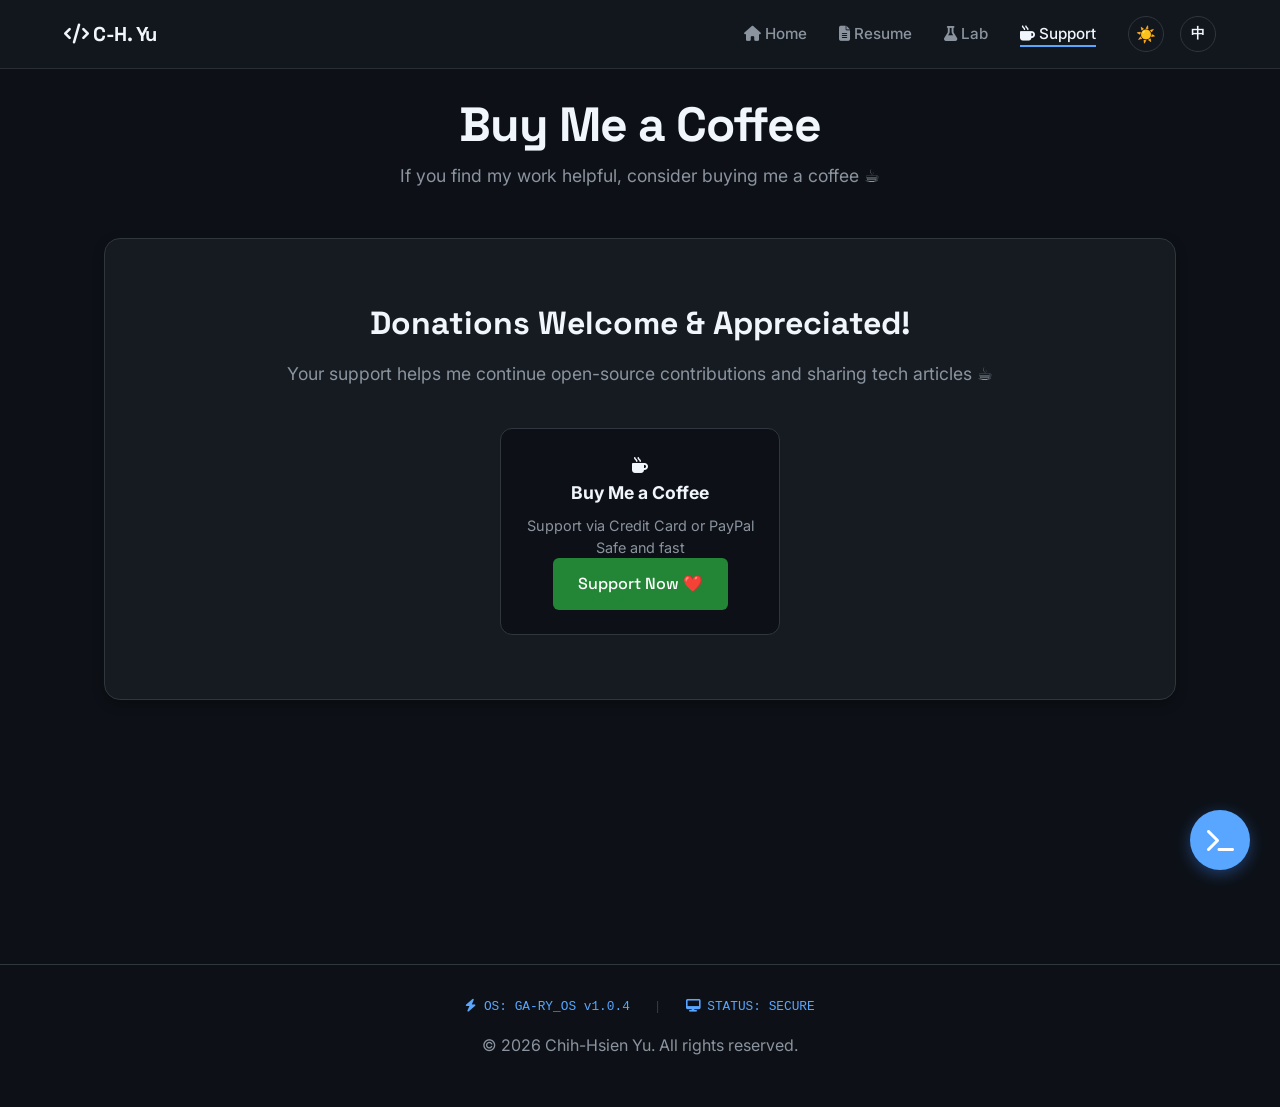
<file: contact.html>
<!DOCTYPE html>
<html lang="en" data-theme="dark">

<head>
    <meta charset="UTF-8">
    <meta name="viewport" content="width=device-width, initial-scale=1.0">
    <title>贊助 Support | 余致賢 - Chih-Hsien Yu</title>
    <link rel="stylesheet" href="https://cdnjs.cloudflare.com/ajax/libs/font-awesome/6.4.0/css/all.min.css">
    <link rel="stylesheet" href="css/style.css?v=21">

    <!-- Google Analytics (GA4) -->
    <script async src="https://www.googletagmanager.com/gtag/js?id=G-WEYHDVGJ8C"></script>
    <script>
        window.dataLayer = window.dataLayer || [];
        function gtag() { dataLayer.push(arguments); }
        gtag('js', new Date());
        gtag('config', 'G-WEYHDVGJ8C');
    </script>
    <style>
        .contact-header {
            text-align: center;
            margin-bottom: 3rem;
        }

        .contact-header h1 {
            color: var(--text-primary);
            margin-bottom: 0.5rem;
        }

        .contact-header p {
            color: var(--text-secondary);
            font-size: 1.1rem;
        }

        /* Donation Section */
        .donation-section {
            background-color: var(--card-bg-color);
            border: 1px solid var(--border-color);
            border-radius: 16px;
            padding: 4rem 2rem;
            text-align: center;
            box-shadow: var(--shadow-soft);
        }

        .donation-title {
            font-size: 2rem;
            margin-bottom: 1rem;
            color: var(--text-primary);
            font-weight: 700;
        }

        .donation-subtitle {
            color: var(--text-secondary);
            font-size: 1.1rem;
            margin-bottom: 2.5rem;
        }

        .donation-grid {
            display: flex;
            flex-wrap: wrap;
            justify-content: center;
            gap: 2rem;
        }

        .donation-card {
            background: var(--bg-color);
            border: 1px solid var(--border-color);
            border-radius: 12px;
            padding: 1.5rem;
            width: 280px;
            transition: transform var(--transition-medium), box-shadow var(--transition-medium);
        }

        .donation-card:hover {
            transform: translateY(-5px);
            border-color: var(--accent-color);
            box-shadow: var(--shadow-hover);
        }

        .donation-card h4 {
            color: var(--text-primary);
            font-size: 1.1rem;
            margin-bottom: 0.5rem;
        }

        .donation-card p {
            font-size: 0.9rem;
            margin-bottom: 0;
            color: var(--text-secondary);
            line-height: 1.5;
        }

        @media (max-width: 768px) {
            .contact-header h1 {
                font-size: 1.75rem;
            }

            .donation-card {
                width: 100%;
                max-width: 320px;
            }
        }
    </style>
</head>

<body>

    <div id="nav-container"></div>

    <div class="container" style="padding-top: 6rem;">

        <header class="contact-header fade-in">
            <h1 data-zh="支持與贊助" data-en="Buy Me a Coffee">支持與贊助</h1>
            <p data-zh="如果您覺得我的專案與分享有幫助，歡迎請我喝杯咖啡 ☕"
                data-en="If you find my work helpful, consider buying me a coffee ☕">
                如果您覺得我的專案與分享有幫助，歡迎請我喝杯咖啡 ☕</p>
        </header>

        <section class="donation-section animate-on-scroll">
            <h2 class="donation-title" data-zh="歡迎 DONATE，功德無量謝謝您！" data-en="Donations Welcome & Appreciated!">歡迎
                DONATE，功德無量謝謝您！</h2>
            <p class="donation-subtitle" data-zh="您的支持將幫助我持續開源貢獻與分享技術文章 ☕"
                data-en="Your support helps me continue open-source contributions and sharing tech articles ☕">
                您的支持將幫助我持續開源貢獻與分享技術文章 ☕</p>

            <div class="donation-grid">
                <div class="donation-card bmac-card">
                    <i class="fa-solid fa-mug-hot bmac-icon"></i>
                    <h4 data-zh="Buy Me a Coffee" data-en="Buy Me a Coffee">Buy Me a Coffee</h4>
                    <p data-zh="透過信用卡或 PayPal 贊助<br>安全又快速" data-en="Support via Credit Card or PayPal<br>Safe and fast">
                        透過信用卡或 PayPal 贊助<br>安全又快速
                    </p>
                    <a href="https://buymeacoffee.com/garyyu" target="_blank" class="btn btn-primary bmac-btn">
                        <span data-zh="前往贊助 ❤️" data-en="Support Now ❤️">前往贊助 ❤️</span>
                    </a>
                </div>
            </div>
        </section>

    </div>

    <div id="footer-container"></div>

    <div class="terminal-widget">
        <button class="terminal-toggle" onclick="toggleTerminal()" title="Open Terminal">
            <i class="fa-solid fa-terminal"></i>
        </button>
        <div class="terminal-window" id="terminalWindow">
            <div class="terminal-header">
                <div class="terminal-title">GA-RY_OS v1.0.4</div>
                <button class="terminal-action-btn" onclick="toggleTerminal()"><i
                        class="fa-solid fa-xmark"></i></button>
            </div>
            <div class="terminal-body" id="terminalBody">
                <p class="terminal-msg system">--- GA-RY TERMINAL v1.0 ---</p>
                <p class="terminal-msg system">System: Connection established. Type 'help' for commands.</p>
            </div>
            <form class="terminal-footer" id="terminalForm">
                <span class="terminal-prompt">></span>
                <input type="text" class="terminal-input" id="terminalInput" placeholder="..." autocomplete="off">
                <button type="submit" class="terminal-action-btn"><i class="fa-solid fa-paper-plane"></i></button>
            </form>
        </div>
    </div>

    <script src="js/components.js"></script>
    <script src="js/main.js?v=21"></script>
    <script src="js/terminal.js"></script>
</body>

</html>
</file>
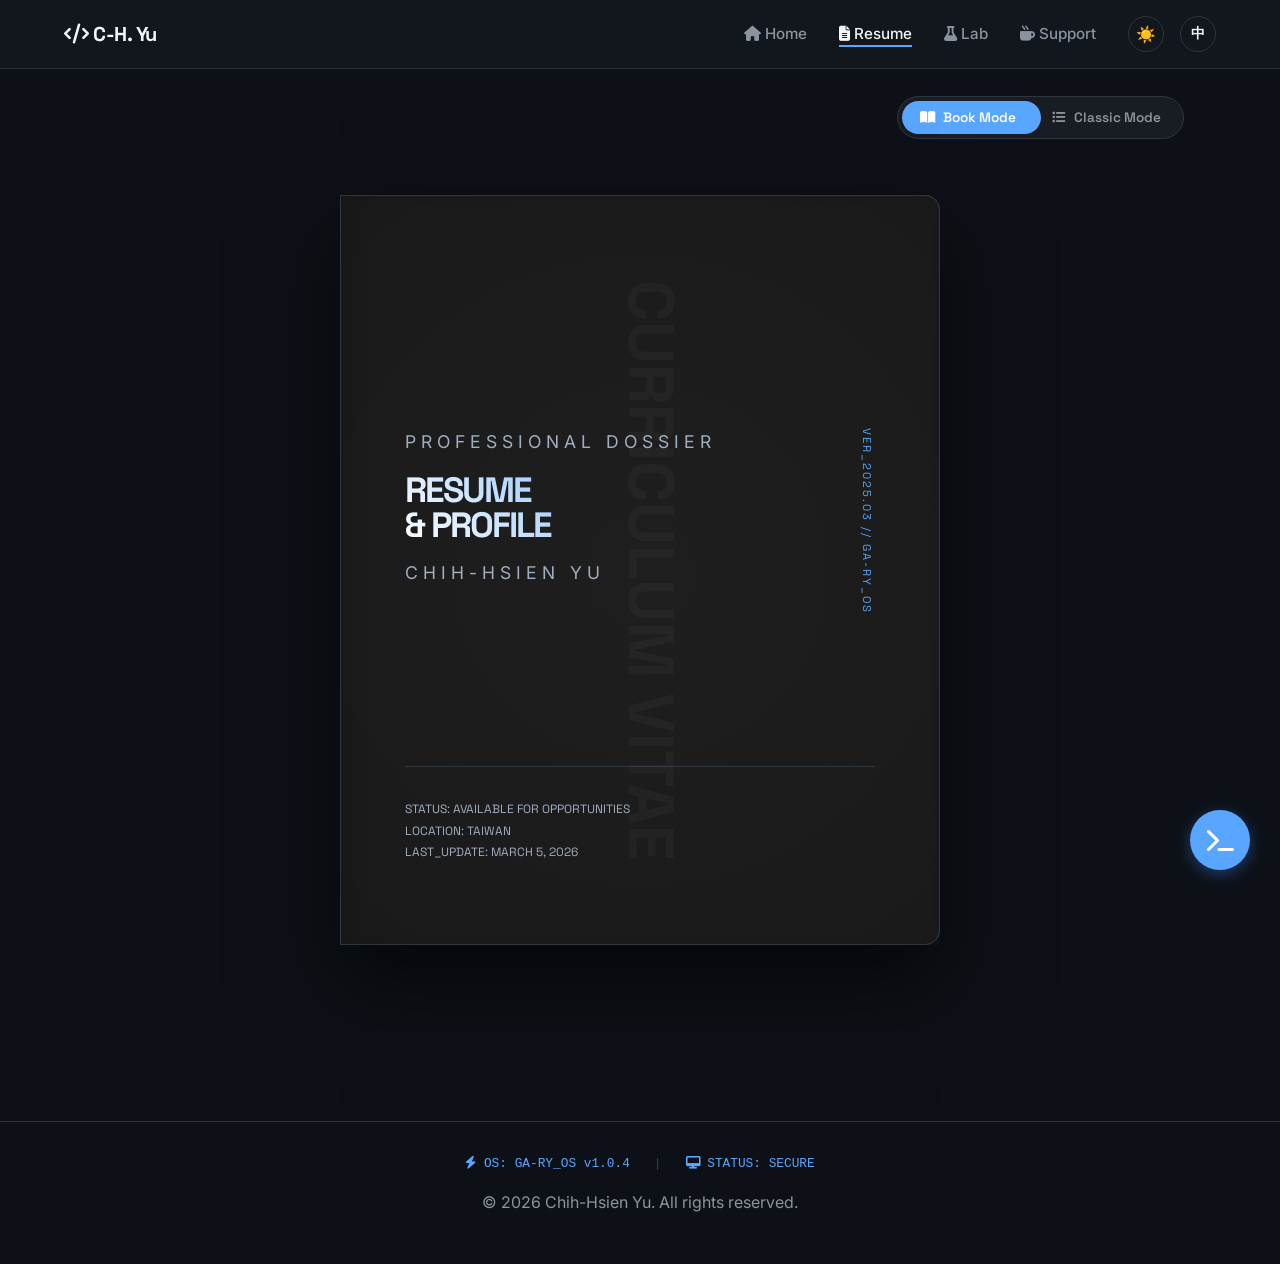
<file: resume.html>
<!DOCTYPE html>
<html lang="en" data-theme="dark">

<head>
    <meta charset="UTF-8">
    <meta name="viewport" content="width=device-width, initial-scale=1.0">
    <title>履歷 Resume | 余致賢 - Chih-Hsien Yu</title>
    <link rel="stylesheet" href="https://cdnjs.cloudflare.com/ajax/libs/font-awesome/6.4.0/css/all.min.css">
    <link rel="preconnect" href="https://fonts.googleapis.com">
    <link rel="preconnect" href="https://fonts.gstatic.com" crossorigin>
    <link
        href="https://fonts.googleapis.com/css2?family=Inter:wght@300;400;500;600;700&family=Space+Grotesk:wght@300;400;500;600;700&display=swap"
        rel="stylesheet">
    <link rel="stylesheet" href="css/style.css?v=21">
    <link rel="stylesheet" href="css/resume.css?v=3">

    <!-- Google Analytics (GA4) -->
    <script async src="https://www.googletagmanager.com/gtag/js?id=G-WEYHDVGJ8C"></script>
    <script>
        window.dataLayer = window.dataLayer || [];
        function gtag() { dataLayer.push(arguments); }
        gtag('js', new Date());
        gtag('config', 'G-WEYHDVGJ8C');
    </script>
</head>

<body>

    <div id="nav-container"></div>

    <div class="container" style="padding-top: 6rem;">

        <!-- View Controls -->
        <div class="view-controls">
            <div class="toggle-container">
                <div class="toggle-slider" id="toggleSlider"></div>
                <button class="toggle-btn active" id="btnBook" onclick="setViewMode('book')">
                    <i class="fa-solid fa-book-open"></i> <span data-zh="書本模式" data-en="Book Mode">書本模式</span>
                </button>
                <button class="toggle-btn" id="btnClassic" onclick="setViewMode('classic')">
                    <i class="fa-solid fa-list-ul"></i> <span data-zh="列表模式" data-en="Classic Mode">列表模式</span>
                </button>
            </div>
        </div>

        <div class="resume-page-wrapper">
            <div class="book" id="resumeBook">

                <!-- Leaf 1: Cover & Tech Stack -->
                <div class="leaf" id="leaf1">
                    <div class="page front" id="p1">
                        <div class="cover-page">
                            <div class="cover-grid"></div>
                            <div class="cover-top">
                                <div class="cover-title">
                                    <p data-zh="余致賢 的專業檔案" data-en="PROFESSIONAL DOSSIER">余致賢 的專業檔案</p>
                                    <h1>RESUME<br>& PROFILE</h1>
                                    <p data-zh="軟體創造者" data-en="CHIH-HSIEN YU">CHIH-HSIEN YU</p>
                                </div>
                                <div class="cover-version">VER_2025.03 // GA-RY_OS</div>
                            </div>
                            <div class="cover-bottom">
                                <div class="cover-meta">
                                    STATUS: AVAILABLE FOR OPPORTUNITIES<br>
                                    LOCATION: TAIWAN<br>
                                    LAST_UPDATE: MARCH 5, 2026
                                </div>
                                <div class="cover-hint">
                                    <span data-zh="點擊翻頁" data-en="FLIP TO START">點擊翻頁</span> <i
                                        class="fa-solid fa-chevron-right"></i>
                                </div>
                            </div>
                        </div>
                    </div>
                    <div class="page back" id="p2">
                        <h3 class="section-title"><span data-zh="核心技術棧" data-en="Full Stack Tech">核心技術棧</span></h3>
                        <div class="skills-mini-grid">
                            <div class="skill-group">
                                <h4><i class="fa-solid fa-server"></i> BACKEND / ARCH</h4>
                                <div class="skill-tags">
                                    <span class="skill-tag">.NET 10 / 5 / Core</span><span class="skill-tag">.NET
                                        Framework 4.x</span>
                                    <span class="skill-tag">ASP.NET MVC / WebForms</span><span
                                        class="skill-tag">DDD</span>
                                    <span class="skill-tag">Microservices</span><span class="skill-tag">Kafka</span>
                                    <span class="skill-tag">Microsoft Orleans</span>
                                </div>
                            </div>
                            <div class="skill-group">
                                <h4><i class="fa-solid fa-cloud"></i> CLOUD / DEVOPS / OS</h4>
                                <div class="skill-tags">
                                    <span class="skill-tag">Linux (Ubuntu/CentOS)</span><span class="skill-tag">AWS
                                        (EKS, S3, Secrets)</span>
                                    <span class="skill-tag">K8s / Docker</span><span class="skill-tag">Ansible / GitLab
                                        CI</span>
                                    <span class="skill-tag">Shell Scripting</span>
                                </div>
                            </div>
                            <div class="skill-group">
                                <h4><i class="fa-solid fa-database"></i> DATA & CACHE</h4>
                                <div class="skill-tags">
                                    <span class="skill-tag">SQL Server</span><span class="skill-tag">MongoDB</span>
                                    <span class="skill-tag">Redis</span><span class="skill-tag">ELK Stack</span>
                                </div>
                            </div>
                            <div class="skill-group">
                                <h4><i class="fa-solid fa-code"></i> FRONTEND</h4>
                                <div class="skill-tags">
                                    <span class="skill-tag">HTML5 / CSS3</span><span class="skill-tag">JavaScript
                                        (ES6+)</span>
                                    <span class="skill-tag">Vue 3</span><span class="skill-tag">Three.js</span>
                                    <span class="skill-tag">Vite</span>
                                </div>
                            </div>
                        </div>
                    </div>
                </div>

                <!-- Leaf 2: Experience I & II (Higgs) -->
                <div class="leaf" id="leaf2">
                    <div class="page front" id="p3">
                        <h3 class="section-title"><span data-zh="現職經歷 I" data-en="Current Experience I">現職經歷 I</span>
                        </h3>
                        <div class="role-header">
                            <div class="role-title" data-zh="後端全端工程師" data-en="Backend-focused Full-Stack Engineer">
                                後端全端工程師
                            </div>
                            <div class="company-meta">
                                <i class="fa-solid fa-building"></i> 希格斯資訊科技有限公司 (Higgs Info Tech)
                                <span class="exp-tag">2023.03 - PRESENT</span>
                            </div>
                        </div>
                        <div class="exp-description" data-zh="在現職公司，我專注於建構與演進具備高可靠性、高效能與易維護性的雲端原生產品系統。"
                            data-en="At my current company, I focus on building and evolving a scalable, cloud-native product system with an emphasis on reliability, performance, and maintainability.">
                            在現職公司，我專注於建構與演進具備高可靠性、高效能與易維護性的雲端原生產品系統。
                        </div>
                        <ul class="exp-details">
                            <li data-zh="主導核心產品系統開發與維護，確保生產環境穩定運行。"
                                data-en="Led the development and maintenance of a core product system, ensuring stable operation in production.">
                                主導核心產品系統開發與維護，確保生產環境穩定運行。</li>
                            <li data-zh="重構 Monolithic 架構：透過拆分 Repo、升級 .NET 核心框架與解耦依賴，顯著提升開發效率與部署彈性。"
                                data-en="Refactored legacy monolithic architecture by splitting repositories, upgrading .NET frameworks, and decoupling system dependencies.">
                                重構 Monolithic 架構：透過拆分 Repo、升級 .NET 核心框架與解耦依賴，顯著提升開發效率與部署彈性。</li>
                            <li data-zh="分散式架構設計：利用 Kafka 與 Microsoft Orleans 實作微服務間通訊，達成服務橫向擴展並降低核心數據存取風險。"
                                data-en="Architected microservices communication using Kafka and Microsoft Orleans, enabling service scale-out and reducing risk.">
                                分散式架構設計：利用 Kafka 與 Microsoft Orleans 實作微服務間通訊，達成服務橫向擴展並降低核心數據存取風險。</li>
                        </ul>
                    </div>
                    <div class="page back" id="p4">
                        <h3 class="section-title"><span data-zh="現職經歷 II" data-en="Current Experience II">現職經歷 II</span>
                        </h3>
                        <div class="role-header">
                            <div class="role-title">DevOps / Performance / Quality</div>
                        </div>
                        <ul class="exp-details">
                            <li data-zh="DevOps 實踐：建立 GitLab CI 流水線進行容器包裝，應用 AWX/Ansible 自動化部屬至 AWS EKS (K8s) 環境。"
                                data-en="Built CI/CD pipelines with GitLab CI and automated deployments using AWX/Ansible to AWS EKS.">
                                DevOps 實踐：建立 GitLab CI 流水線進行容器包裝，應用 AWX/Ansible 自動化部屬至 AWS EKS (K8s) 環境。</li>
                            <li data-zh="資源優化：應用 Horizontal Pod Autoscaling (HPA) 根據實時負載動態優化資源配置。"
                                data-en="Applied Horizontal Pod Autoscaling (HPA) to dynamically optimize resource usage based on real-time workloads.">
                                資源優化：應用 Horizontal Pod Autoscaling (HPA) 根據實時負載動態優化資源配置。</li>
                            <li data-zh="監控與診斷：利用 ELK Stack 進行日誌分析與監控，快速診斷並解決生產環境問題。"
                                data-en="Utilized ELK Stack for log analysis and monitoring, rapidly diagnosing production issues.">
                                監控與診斷：利用 ELK Stack 進行日誌分析與監控，快速診斷並解決生產環境問題。</li>
                            <li data-zh="敏捷開發模式：在 Scrum 框架下與跨職能團隊合作，積極參與設計討論與 Code Review 以提升工程標準。"
                                data-en="Collaborated in Scrum methodology, participating in design discussions and code reviews to improve engineering standards.">
                                敏捷開發模式：在 Scrum 框架下與跨職能團隊合作，積極參與設計討論與 Code Review 以提升工程標準。</li>
                        </ul>
                    </div>
                </div>

                <!-- Leaf 3: History I & II (智聯 & 金流) -->
                <div class="leaf" id="leaf3">
                    <div class="page front" id="p5">
                        <h3 class="section-title"><span data-zh="專業工作經歷" data-en="Professional History">專業工作經歷</span>
                        </h3>
                        <div class="role-header">
                            <div class="role-title" data-zh="軟體工程師" data-en="Software Engineer">軟體工程師</div>
                            <div class="company-meta">
                                <i class="fa-solid fa-code-branch"></i> 智聯微網科技有限公司
                                <span class="exp-tag">2018.05 - 2023.02</span>
                            </div>
                        </div>
                        <h4 style="color:var(--accent-color); margin-bottom:1rem;" data-zh="平台維護与功能開發"
                            data-en="Platform & Features">平台維護与功能開發</h4>
                        <ul class="exp-details">
                            <li data-zh="負責高流量平台穩定性維護與新功能開發。"
                                data-en="Maintained platform stability and developed new features for high-traffic environments.">
                                負責高流量平台穩定性維護與新功能開發。</li>
                            <li data-zh="多樣化系統串接：成功整合多方第三方遊戲供應商 API。"
                                data-en="Multi-system integration: Successfully integrated various 3rd-party game APIs.">
                                多樣化系統串接：成功整合多方第三方遊戲供應商 API。</li>
                            <li data-zh="活動系統開發：設計並實作客製化活動平台系統，支援多樣化行銷需求。"
                                data-en="Activity System: Designed and implemented customized activity platforms to support marketing needs.">
                                活動系統開發：設計並實作客製化活動平台系統，支援多樣化行銷需求。</li>
                        </ul>
                    </div>
                    <div class="page back" id="p6">
                        <h3 class="section-title"><span data-zh="金融與金流經驗" data-en="Fintech & Payments">金融與金流經驗</span>
                        </h3>
                        <div class="role-header">
                            <div class="role-title">Payment & Financial Systems</div>
                        </div>
                        <ul class="exp-details">
                            <li data-zh="第三方金流整合：串接多樣化金流管道，確保交易之安全性與穩定性。"
                                data-en="Integrated diverse 3rd-party payment gateways ensuring transaction security.">
                                第三方金流整合：串接多樣化金流管道，確保交易之安全性與穩定性。</li>
                            <li data-zh="財務對帳系統：開發自動化對帳系統，大幅降低人工核對誤差與流程負擔。"
                                data-en="Finance reconciliation: Developed automated systems to reduce manual auditing errors.">
                                財務對帳系統：開發自動化對帳系統，大幅降低人工核對誤差與流程負擔。</li>
                            <li data-zh="流程優化：簡化串接流程並開發輔助工具，顯著提高系統對接的穩定度。"
                                data-en="Process optimization: Simplified integration workflows and developed internal tools to boost reliability.">
                                流程優化：簡化串接流程並開發輔助工具，顯著提高系統對接的穩定度。</li>
                        </ul>
                    </div>
                </div>

                <!-- Leaf 4: Early Work & Philosophy -->
                <div class="leaf" id="leaf4">
                    <div class="page front" id="p7">
                        <h3 class="section-title"><span data-zh="早期職涯案例" data-en="Early Career Projects">早期職涯案例</span>
                        </h3>
                        <div class="role-header">
                            <div class="role-title" data-zh="軟體工程師" data-en="Software Engineer">軟體工程師</div>
                            <div class="company-meta">
                                <i class="fa-solid fa-terminal"></i> 新陽電腦科技
                                <span class="exp-tag">2017.01 - 2018.05</span>
                            </div>
                        </div>
                        <p class="exp-description" data-zh="負責政府單位與大型企業系統之開發與建置。"
                            data-en="Developed and built systems for government agencies and large enterprises.">
                            負責政府單位與大型企業系統之開發與建置。
                        </p>
                        <ul class="exp-details">
                            <li data-zh="中華航空公司 TMIS 教育系統之開發與功能維護。"
                                data-en="Developed TMIS education system for China Airlines.">
                                中華航空公司 TMIS 教育系統之開發與功能維護。</li>
                            <li data-zh="國民健康署新聞剪輯系統之架構建置。"
                                data-en="Built news clipping systems for the Health Promotion Administration.">
                                國民健康署新聞剪輯系統之架構建置。</li>
                            <li data-zh="醫療院所預防保健暨戒菸服務系統整合。"
                                data-en="Integrated preventive healthcare and tobacco cessation systems for medical institutions.">
                                醫療院所預防保健暨戒菸服務系統整合。</li>
                        </ul>
                    </div>
                    <div class="page back" id="p8">
                        <h3 class="section-title"><span data-zh="工程哲學" data-en="Engineering Philosophy">工程哲學</span></h3>
                        <div class="exp-description" data-zh="追求乾淨、可擴展且具備韌性的程式碼。我不僅是一位程式開發者，更是一位致力於透過技術解決複雜業務問題的工程設計師。"
                            data-en="Driven by clean, scalable, and resilient code. I am not just a developer, but an engineering designer dedicated to solving complex business challenges.">
                            追求乾淨、可擴展且具備韌性的程式碼。我不僅是一位程式開發者，更是一位致力於透過技術解決複雜業務問題的工程設計師。
                        </div>
                        <div style="margin-top: 5rem; text-align: center;">
                            <img src="img/public/my.jpg"
                                style="width: 100px; height: 100px; border-radius: 50%; border: 2px solid var(--accent-color); padding: 5px; margin-bottom: 2rem;"
                                loading="lazy">
                            <h4 data-zh="聯絡資訊" data-en="CONTACT">聯絡資訊</h4>
                            <p
                                style="font-family: 'Space Grotesk', monospace; margin-top: 1rem; color: var(--accent-color);">
                                GITHUB.COM/YUCHIHHSIEN<br>
                                CHIH-HSIEN YU // SENIOR ENGINEER
                            </p>
                        </div>
                        <div class="book-nav-hint"
                            style="position: absolute; bottom: 3rem; right: 3rem; font-size: 0.7rem; opacity: 0.3; letter-spacing: 5px;">
                            END_OF_TRANSCRIPT
                        </div>
                    </div>
                </div>

            </div>

            <div class="book-nav">
                <button class="page-nav-btn" id="prevBtn" disabled><i class="fa-solid fa-chevron-left"></i></button>
                <div class="page-indicator" id="pageIndicator">PAGE 1 / 8</div>
                <button class="page-nav-btn" id="nextBtn"><i class="fa-solid fa-chevron-right"></i></button>
            </div>
        </div>

    </div>

    <!-- Back to Top Button -->
    <button class="back-to-top" id="backToTop" aria-label="Back to Top">
        <i class="fa-solid fa-arrow-up"></i>
    </button>

    <div id="footer-container"></div>

    <div class="terminal-widget">
        <button class="terminal-toggle" onclick="toggleTerminal()" title="Open Terminal">
            <i class="fa-solid fa-terminal"></i>
        </button>
        <div class="terminal-window" id="terminalWindow">
            <div class="terminal-header">
                <div class="terminal-title">GA-RY_OS v1.0.4</div>
                <button class="terminal-action-btn" onclick="toggleTerminal()"><i
                        class="fa-solid fa-xmark"></i></button>
            </div>
            <div class="terminal-body" id="terminalBody">
                <p class="terminal-msg system">--- GA-RY TERMINAL v1.0 ---</p>
                <p class="terminal-msg system">System: Connection established. Type 'help' for commands.</p>
            </div>
            <form class="terminal-footer" id="terminalForm">
                <span class="terminal-prompt">></span>
                <input type="text" class="terminal-input" id="terminalInput" placeholder="..." autocomplete="off">
                <button type="submit" class="terminal-action-btn"><i class="fa-solid fa-paper-plane"></i></button>
            </form>
        </div>
    </div>

    <script src="js/components.js"></script>
    <script src="js/main.js?v=21"></script>
    <script src="js/terminal.js"></script>
    <script src="js/resume.js?v=2"></script>
</body>

</html>
</file>
<file: css/style.css>
/* Combined Fonts */
@import url('https://fonts.googleapis.com/css2?family=Inter:wght@300;400;500;600;700&family=Space+Grotesk:wght@300;400;500;600;700&display=swap');

/* Premium Hero Updates */
.premium-hero {
    display: flex;
    flex-direction: column;
    align-items: center;
    justify-content: center;
    text-align: center;
    min-height: 80vh;
    padding: 6rem 1rem 4rem;
    /* Increased top padding for fixed nav */
    position: relative;
    overflow: hidden;
    width: 100%;
}

.hero-content.centered {
    width: 100%;
    max-width: 900px;
    margin: 0 auto;
    display: flex;
    flex-direction: column;
    align-items: center;
}

#nav-container {
    position: fixed;
    top: 0;
    width: 100%;
    z-index: 1000;
    /* Stay on top of 3D */
}

.hero-orbit-container {
    z-index: 1;
    /* Stay behind nav */
}

.lab-overlay {
    position: absolute;
    bottom: 2rem !important;
    left: 2rem !important;
    top: auto !important;
    right: auto !important;
    transform: none !important;
    background: rgba(13, 17, 23, 0.9);
    backdrop-filter: blur(12px);
    -webkit-backdrop-filter: blur(12px);
    padding: 1.5rem 2rem;
    border-radius: 15px;
    border: 1px solid rgba(255, 255, 255, 0.1);
    z-index: 10;
    max-width: 320px;
    width: auto;
    text-align: left;
    box-shadow: 0 10px 30px rgba(0, 0, 0, 0.5);
    pointer-events: auto;
}

.lab-overlay h2 {
    margin-bottom: 0.4rem;
    font-size: 1.5rem;
    background: linear-gradient(135deg, var(--accent-light), var(--accent-color));
    -webkit-background-clip: text;
    background-clip: text;
    -webkit-text-fill-color: transparent;
}

.lab-overlay p {
    color: var(--text-dim);
    line-height: 1.5;
    font-size: 0.95rem;
}

.badge-tech {
    font-family: 'Space Grotesk', monospace;
    font-size: 0.75rem;
    letter-spacing: 2px;
    color: var(--accent-color);
    background: rgba(59, 130, 246, 0.1);
    padding: 4px 12px;
    border-radius: 4px;
    border: 1px solid rgba(59, 130, 246, 0.2);
    margin-bottom: 2rem;
    text-transform: uppercase;
}

/* Periodical Rotating Light Sweep - Rainbow Border Style */
.hero-avatar {
    width: 140px;
    height: 140px;
    margin-bottom: 2.5rem;
    position: relative;
    border-radius: 50%;
    display: flex;
    align-items: center;
    justify-content: center;
    /* Restore the original colorful gradient background */
    background: linear-gradient(135deg, var(--accent-color), #a855f7, #ec4899, var(--success-color));
    padding: 3px;
    box-shadow: 0 15px 35px rgba(0, 0, 0, 0.4);
    transition: transform 0.5s cubic-bezier(0.175, 0.885, 0.32, 1.275);
    overflow: hidden;
}

.hero-avatar:hover {
    transform: scale(1.05);
}

.hero-avatar::before {
    content: '';
    position: absolute;
    width: 200%;
    height: 200%;
    /* Bright sweep to highlight the rainbow colors underneath */
    background: conic-gradient(transparent,
            transparent,
            transparent,
            rgba(255, 255, 255, 0.8),
            transparent 15%);
    animation: rotate-light-sweep 7s linear infinite;
    z-index: 0;
    top: -50%;
    left: -50%;
}

@keyframes rotate-light-sweep {
    0% {
        transform: rotate(0deg);
        opacity: 0;
    }

    5% {
        opacity: 1;
    }

    30% {
        opacity: 1;
    }

    35% {
        transform: rotate(360deg);
        opacity: 0;
    }

    100% {
        transform: rotate(360deg);
        opacity: 0;
    }
}

.hero-avatar img {
    width: 100%;
    height: 100%;
    object-fit: cover;
    border-radius: 50%;
    border: 3px solid var(--bg-color);
    position: relative;
    z-index: 1;
    background: var(--bg-color);
}

.standout-text {
    font-size: 1.2rem;
    /* Reduced from 1.4rem */
    line-height: 1.6;
    margin-top: 1.5rem;
    color: var(--text-secondary);
    max-width: 650px;
    width: 90%;
    /* Responsive width */
    margin-left: auto;
    margin-right: auto;
    font-weight: 400;
}

.btn-premium {
    padding: 1rem 2.5rem;
    border-radius: 4px;
    font-weight: 600;
    letter-spacing: 0.5px;
    text-transform: uppercase;
    font-size: 0.9rem;
}

/* Tech Marquee */
.tech-marquee-container {
    width: 100%;
    overflow: hidden;
    display: flex;
    margin-top: 5rem;
    mask-image: linear-gradient(to right, transparent, black 10%, black 90%, transparent);
    user-select: none;
}

.tech-marquee {
    display: flex;
    flex-shrink: 0;
    align-items: center;
    justify-content: space-around;
    min-width: 100%;
    animation: marquee 30s linear infinite;
}

.tech-marquee span {
    font-family: 'Space Grotesk', sans-serif;
    font-size: 1.25rem;
    font-weight: 800;
    color: var(--text-primary);
    opacity: 0.5;
    margin: 0 4rem;
    white-space: nowrap;
    transition: all 0.3s ease;
    padding: 8px 24px;
    border-radius: 50px;
    background: rgba(59, 130, 246, 0.05);
    display: flex;
    align-items: center;
    gap: 12px;
}

.tech-marquee span i {
    font-size: 1.4rem;
    color: var(--accent-light);
}

.tech-marquee span:hover {
    opacity: 1;
    color: var(--accent-color);
    background: rgba(59, 130, 246, 0.15);
    transform: translateY(-2px);
}

@keyframes marquee {
    from {
        transform: translateX(0);
    }

    to {
        transform: translateX(-100%);
    }
}

.hero-content.centered .cta-group.centered {
    justify-content: center;
    margin-top: 3rem;
}

@media (max-width: 992px) {
    .premium-hero {
        min-height: auto;
        padding-top: 4rem;
    }

    .standout-text {
        font-size: 1.1rem;
    }
}

:root {
    --bg-color: #f8fafc;
    --card-bg-color: #ffffff;
    --text-primary: #1e293b;
    --text-secondary: #64748b;
    --accent-color: #3b82f6;
    --success-color: #10b981;
    --border-color: #e2e8f0;
    --glass-bg: rgba(255, 255, 255, 0.85);
    --glass-border: rgba(0, 0, 0, 0.05);

    --transition-fast: 0.2s ease;
    --transition-medium: 0.3s ease;

    --shadow-soft: 0 4px 12px rgba(0, 0, 0, 0.03);
    --shadow-hover: 0 10px 30px rgba(0, 0, 0, 0.08);


}

[data-theme="dark"] {
    --bg-color: #0d1117;
    --card-bg-color: #161b22;
    --text-primary: #f0f6fc;
    --text-secondary: #8b949e;
    --accent-color: #58a6ff;
    --success-color: #238636;
    --border-color: #30363d;
    --glass-bg: rgba(22, 27, 34, 0.7);
    --glass-border: rgba(255, 255, 255, 0.1);

    --shadow-soft: 0 4px 12px rgba(0, 0, 0, 0.3);
    --shadow-hover: 0 8px 24px rgba(0, 0, 0, 0.5);
}

* {
    margin: 0;
    padding: 0;
    box-sizing: border-box;
}

html,
body {
    margin: 0;
    padding: 0;
    width: 100vw;
    font-family: 'Inter', system-ui, -apple-system, sans-serif;
    background-color: var(--bg-color);
    color: var(--text-primary);
    line-height: 1.6;
    overflow-x: hidden;
    scroll-behavior: smooth;
}



h1,
h2,
h3,
.nav-brand,
.btn {
    font-family: 'Space Grotesk', sans-serif;
}

.grain-overlay {
    position: fixed;
    top: 0;
    left: 0;
    width: 100%;
    height: 100%;
    pointer-events: none;
    z-index: 9999;
    opacity: 0.05;
    filter: url(#grainy);
}



/* Typography */
h1 {
    font-size: 3rem;
    font-weight: 700;
    line-height: 1.2;
    letter-spacing: -0.02em;
}

h2 {
    font-size: 1.85rem;
    /* Reduced from 2.25rem */
    font-weight: 600;
    line-height: 1.3;
}

h3 {
    font-size: 1.5rem;
    font-weight: 600;
    line-height: 1.4;
    color: var(--text-primary);
}

p {
    font-size: 1rem;
    color: var(--text-secondary);
    margin-bottom: 1rem;
}

a {
    color: var(--accent-color);
    text-decoration: none;
    transition: color var(--transition-fast);
}

a:hover {
    color: #79c0ff;
}

/* Navigation Glassmorphism */
nav {
    position: fixed;
    top: 0;
    width: 100%;
    display: flex;
    justify-content: space-between;
    align-items: center;
    padding: 1rem 5%;
    background: var(--glass-bg);
    backdrop-filter: blur(12px);
    -webkit-backdrop-filter: blur(12px);
    border-bottom: 1px solid var(--glass-border);
    z-index: 1000;
}

.nav-left {
    display: flex;
    align-items: center;
    gap: 2rem;
}

.nav-controls {
    display: flex;
    align-items: center;
    gap: 1rem;
    position: relative;
    z-index: 100;
}

.icon-btn {
    background: transparent;
    border: 1px solid var(--border-color);
    color: var(--text-primary);
    width: 36px;
    height: 36px;
    border-radius: 50%;
    display: flex;
    align-items: center;
    justify-content: center;
    cursor: pointer;
    transition: all var(--transition-fast);
    font-size: 1rem;
    position: relative;
    z-index: 100;
}

.icon-btn:hover {
    background-color: var(--card-bg-color);
    border-color: var(--accent-color);
    color: var(--accent-color);
}

.lang-btn {
    font-weight: 600;
    font-size: 0.85rem;
}

.nav-brand {
    font-weight: 700;
    font-size: 1.25rem;
    color: var(--text-primary);
    letter-spacing: -0.5px;
    text-decoration: none;
    transition: color var(--transition-fast);
    white-space: nowrap;
}

.nav-brand:hover {
    color: var(--accent-color);
}

.nav-links {
    display: flex;
    gap: 2rem;
    list-style: none;
}

.nav-links li a {
    color: var(--text-secondary);
    font-weight: 500;
    font-size: 0.95rem;
    position: relative;
}

.nav-links li a:hover,
.nav-links li a.active {
    color: var(--text-primary);
}

.nav-links li a::after {
    content: '';
    position: absolute;
    bottom: -4px;
    left: 0;
    width: 0%;
    height: 2px;
    background-color: var(--accent-color);
    transition: width var(--transition-medium);
}

.nav-links li a:hover::after,
.nav-links li a.active::after {
    width: 100%;
}

.hamburger {
    display: none;
    flex-direction: column;
    justify-content: space-around;
    width: 2rem;
    height: 2rem;
    background: transparent;
    border: none;
    cursor: pointer;
    padding: 0;
    z-index: 1001;
}

.hamburger span {
    width: 2rem;
    height: 0.25rem;
    background: var(--text-primary);
    border-radius: 10px;
    transition: all 0.3s linear;
    position: relative;
    transform-origin: 1px;
}

/* Container */
.container {
    max-width: 1200px;
    margin: 0 auto;
    padding: 6rem 5% 2rem;
    /* Top padding accounts for fixed nav */
    min-height: 100vh;
}

/* Mesh Gradient Background */
.premium-hero::before {
    content: '';
    position: absolute;
    top: 0;
    left: 0;
    width: 100%;
    height: 100%;
    background:
        radial-gradient(at 0% 0%, rgba(59, 130, 246, 0.15) 0px, transparent 50%),
        radial-gradient(at 100% 0%, rgba(139, 92, 246, 0.1) 0px, transparent 50%),
        radial-gradient(at 100% 100%, rgba(59, 130, 246, 0.1) 0px, transparent 50%),
        radial-gradient(at 0% 100%, rgba(139, 92, 246, 0.1) 0px, transparent 50%);
    z-index: -1;
    filter: blur(100px);
    animation: gradient-shift 15s ease infinite alternate;
}

@keyframes gradient-shift {
    0% {
        transform: scale(1);
    }

    100% {
        transform: scale(1.1);
    }
}

/* Collaboration Section */
.collaboration-section {
    margin: 8rem 0;
    padding: 4rem;
    background: rgba(22, 27, 34, 0.4);
    border: 1px solid var(--border-color);
    border-radius: 24px;
    backdrop-filter: blur(10px);
}

.collaboration-header {
    text-align: center;
    margin-bottom: 4rem;
}

.collaboration-header h2 {
    font-size: 2.5rem;
    margin-bottom: 1rem;
}

.collaboration-grid {
    display: grid;
    grid-template-columns: 1.5fr 1fr;
    gap: 4rem;
    align-items: start;
}

.premium-form {
    display: flex;
    flex-direction: column;
    gap: 1.5rem;
}

.form-row {
    display: grid;
    grid-template-columns: 1fr 1fr;
    gap: 1rem;
}

.premium-form input,
.premium-form textarea {
    background: rgba(13, 17, 23, 0.6);
    border: 1px solid var(--border-color);
    padding: 1rem;
    border-radius: 8px;
    color: white;
    font-family: inherit;
    transition: all 0.3s ease;
}

.premium-form input:focus,
.premium-form textarea:focus {
    border-color: var(--accent-color);
    outline: none;
    box-shadow: 0 0 0 4px rgba(59, 130, 246, 0.1);
}

.social-compact-grid {
    display: grid;
    grid-template-columns: 1fr 1fr;
    gap: 1.5rem;
}

.social-link-item {
    display: flex;
    flex-direction: column;
    align-items: center;
    justify-content: center;
    padding: 2rem;
    background: rgba(255, 255, 255, 0.03);
    border: 1px solid rgba(255, 255, 255, 0.05);
    border-radius: 16px;
    color: var(--text-secondary);
    transition: all 0.3s ease;
    text-decoration: none;
}

.social-link-item i {
    font-size: 2rem;
    margin-bottom: 1rem;
    color: var(--accent-color);
}

.social-link-item:hover {
    background: rgba(59, 130, 246, 0.05);
    border-color: var(--accent-color);
    color: white;
    transform: translateY(-5px);
}

@media (max-width: 992px) {
    .collaboration-grid {
        grid-template-columns: 1fr;
    }

    .collaboration-section {
        padding: 2rem;
    }

    .form-row {
        grid-template-columns: 1fr;
    }
}

/* Buttons */
.btn {
    display: inline-flex;
    align-items: center;
    justify-content: center;
    padding: 0.75rem 1.5rem;
    font-size: 1rem;
    font-weight: 500;
    border-radius: 6px;
    cursor: pointer;
    transition: all var(--transition-fast);
    border: 1px solid transparent;
}

.btn-primary {
    background-color: var(--success-color);
    color: #fff;
}

.btn-primary:hover {
    background-color: #2ea043;
    transform: translateY(-2px);
    box-shadow: var(--shadow-hover);
    color: #fff;
    /* Ensure text stays white */
}

.btn-outline {
    background-color: transparent;
    border-color: var(--border-color);
    color: var(--text-primary);
}

.btn-outline:hover {
    border-color: var(--text-secondary);
    background-color: var(--card-bg-color);
}

/* Global Animations */
.fade-in {
    opacity: 0;
    animation: fadeIn 0.8s ease forwards;
}

.slide-up {
    opacity: 0;
    transform: translateY(20px);
    animation: slideUp 0.8s cubic-bezier(0.16, 1, 0.3, 1) forwards;
}

.delay-1 {
    animation-delay: 0.2s;
}

.delay-2 {
    animation-delay: 0.4s;
}

.delay-3 {
    animation-delay: 0.6s;
}

@keyframes fadeIn {
    to {
        opacity: 1;
    }
}

@keyframes slideUp {
    to {
        opacity: 1;
        transform: translateY(0);
    }
}

/* Footer */
footer {
    text-align: center;
    padding: 2rem 0;
    border-top: 1px solid var(--border-color);
    margin-top: 4rem;
    color: var(--text-secondary);
    font-size: 0.875rem;
}

.footer-tech-stats {
    display: flex;
    justify-content: center;
    align-items: center;
    gap: 1.5rem;
    margin-bottom: 1rem;
    font-family: 'Courier New', Courier, monospace;
    font-size: 0.8rem;
    color: var(--accent-color);
}

.footer-tech-stats .separator {
    opacity: 0.3;
}

.cursor-blink {
    animation: blink 0.8s infinite;
    color: var(--accent-color);
}

@keyframes blink {

    0%,
    100% {
        opacity: 1;
    }

    50% {
        opacity: 0;
    }
}

/* Responsive */
@media (max-width: 992px) {
    nav {
        padding: 1rem 1rem;
        /* Reduce padding to stop overflow on small screens */
    }

    .hamburger {
        display: flex;
        margin-left: 0.25rem;
    }

    .nav-links {
        position: absolute;
        right: 0px;
        height: 100vh;
        top: 68px;
        background-color: var(--glass-bg);
        backdrop-filter: blur(12px);
        -webkit-backdrop-filter: blur(12px);
        display: none;
        /* Hidden by default on mobile */
        flex-direction: column;
        align-items: center;
        width: 100%;
        transform: translateX(100%);
        padding-top: 2rem;
        gap: 2rem;
        border-top: 1px solid var(--glass-border);
    }

    .nav-links.open {
        display: flex;
        transform: translateX(0%);
    }

    .connect-banner {
        grid-template-columns: 1fr;
        gap: 2rem;
        padding: 2rem 1.5rem;
    }

    .form-title {
        font-size: 1.8rem;
    }

    .nav-controls {
        gap: 0.5rem;
    }

    .nav-left {
        gap: 0.25rem;
    }

    .nav-links li {
        opacity: 0;
        transform: translateX(50px);
        transition: all 0.4s ease;
    }

    .nav-links.open {
        transform: translateX(0%);
    }

    .nav-links.open li {
        opacity: 1;
        transform: translateX(0);
    }

    /* Hamburger Animation */
    .toggle .line1 {
        transform: rotate(-45deg) translate(-5px, 6px);
    }

    .toggle .line2 {
        opacity: 0;
    }

    .toggle .line3 {
        transform: rotate(45deg) translate(-5px, -6px);
    }

    h1 {
        font-size: 2.25rem;
    }

    h2 {
        font-size: 1.75rem;
    }
}

/* ======================
   Cyber Terminal Widget
   ====================== */
.terminal-widget {
    position: fixed;
    bottom: 30px;
    right: 30px;
    z-index: 10000;
}

.terminal-toggle {
    width: 60px;
    height: 60px;
    border-radius: 50%;
    background: var(--accent-color);
    color: white;
    border: none;
    cursor: pointer;
    box-shadow: 0 4px 15px rgba(59, 130, 246, 0.4);
    display: flex;
    align-items: center;
    justify-content: center;
    font-size: 1.5rem;
    transition: all 0.3s ease;
}

.terminal-toggle:hover {
    transform: scale(1.1) rotate(10deg);
}

.terminal-window {
    position: absolute;
    bottom: 80px;
    right: 0;
    width: 350px;
    background: rgba(13, 17, 23, 0.95);
    border: 1px solid var(--accent-color);
    border-radius: 8px;
    box-shadow: 0 10px 40px rgba(0, 0, 0, 0.5);
    overflow: hidden;
    display: flex;
    flex-direction: column;
    transform: scale(0.8) translateY(20px);
    opacity: 0;
    pointer-events: none;
    transition: all 0.3s cubic-bezier(0.165, 0.84, 0.44, 1);
    backdrop-filter: blur(10px);
}

.terminal-window.open {
    transform: scale(1) translateY(0);
    opacity: 1;
    pointer-events: all;
}

.terminal-header {
    background: rgba(30, 41, 59, 0.8);
    padding: 10px 15px;
    display: flex;
    justify-content: space-between;
    align-items: center;
    border-bottom: 1px solid rgba(255, 255, 255, 0.1);
}

.terminal-title {
    font-family: 'Courier New', Courier, monospace;
    font-size: 0.8rem;
    color: var(--accent-color);
    font-weight: bold;
}

.terminal-body {
    padding: 15px;
    height: 250px;
    overflow-y: auto;
    font-family: 'Courier New', Courier, monospace;
    font-size: 0.85rem;
    color: #4ade80;
    /* Terminal Green */
    display: flex;
    flex-direction: column;
    gap: 8px;
}

.terminal-msg {
    line-height: 1.4;
    word-break: break-all;
}

.terminal-msg.user {
    color: #fff;
}

.terminal-msg.system {
    color: var(--accent-color);
}

.terminal-footer {
    padding: 10px;
    background: rgba(30, 41, 59, 0.5);
    display: flex;
    gap: 10px;
}

.terminal-input {
    flex: 1;
    background: transparent;
    border: none;
    outline: none;
    color: #fff;
    font-family: inherit;
    font-size: 0.85rem;
}

.terminal-action-btn {
    background: transparent;
    border: none;
    color: var(--accent-color);
    cursor: pointer;
    font-size: 1rem;
    transition: transform 0.2s;
}

.terminal-action-btn:hover {
    transform: scale(1.2);
}

@media (max-width: 480px) {
    .terminal-window {
        width: calc(100vw - 40px);
        right: -10px;
    }
}

/* ======================
   Modern Scrollbar
   ====================== */
::-webkit-scrollbar {
    width: 8px;
    height: 8px;
}

::-webkit-scrollbar-track {
    background: #000;
}

::-webkit-scrollbar-thumb {
    background: #333;
    border-radius: 10px;
}

::-webkit-scrollbar-thumb:hover {
    background: var(--accent-color);
}

/* Firefox */
* {
    scrollbar-width: thin;
    scrollbar-color: #333 #000;
}

/* ======================
   Professional Polish
   ====================== */


.scroll-progress-container {
    position: fixed;
    top: 0;
    left: 0;
    width: 100%;
    height: 3px;
    z-index: 10001;
    background: transparent;
}

.scroll-progress-bar {
    height: 100%;
    background: linear-gradient(to right, var(--accent-color), var(--success-color));
    width: 0%;
}



/* ======================
   Lab Enhancements
   ====================== */
.back-to-top {
    position: fixed;
    bottom: 30px;
    right: 100px;
    /* Offset from terminal-widget */
    width: 60px;
    height: 60px;
    border-radius: 50%;
    background: rgba(30, 41, 59, 0.8);
    color: var(--accent-color);
    border: 1px solid var(--accent-color);
    cursor: pointer;
    display: flex;
    align-items: center;
    justify-content: center;
    font-size: 1.25rem;
    z-index: 10000;
    transition: all 0.3s ease;
    opacity: 0;
    pointer-events: none;
    backdrop-filter: blur(10px);
}

.back-to-top.visible {
    opacity: 1;
    pointer-events: all;
}

.back-to-top:hover {
    transform: translateY(-5px);
    background: var(--accent-color);
    color: white;
}

/* ======================
   Interactive Gifts
   ====================== */
.admin-overlay {
    position: fixed;
    top: 0;
    left: 0;
    width: 100vw;
    height: 100vh;
    background: rgba(13, 17, 23, 0.98);
    z-index: 20000;
    display: none;
    flex-direction: column;
    padding: 3rem;
    font-family: 'Courier New', Courier, monospace;
    color: #4ade80;
    overflow-y: auto;
    backdrop-filter: blur(20px);
}

.admin-overlay.active {
    display: flex;
}

.admin-header {
    border-bottom: 1px solid rgba(74, 222, 128, 0.3);
    padding-bottom: 1rem;
    margin-bottom: 1.5rem;
    display: flex;
    justify-content: space-between;
    align-items: center;
}

.admin-header span {
    letter-spacing: 2px;
    font-weight: bold;
    color: var(--accent-color);
}

.admin-close {
    background: transparent;
    border: 1px solid #4ade80;
    color: #4ade80;
    padding: 6px 16px;
    cursor: pointer;
    font-family: inherit;
    text-transform: uppercase;
    font-size: 0.8rem;
    transition: all 0.2s ease;
}

.admin-close:hover {
    background: #4ade80;
    color: black;
}

.admin-content {
    flex: 1;
    white-space: pre-wrap;
    font-size: 0.9rem;
    line-height: 1.5;
    color: #4ade80;
}

.ascii-art {
    color: var(--accent-color);
    margin-bottom: 2rem;
    font-weight: bold;
    white-space: pre;
    font-size: 1rem;
    line-height: 1.2;
    text-shadow: 0 0 10px rgba(59, 130, 246, 0.5);
}

/* ======================
   Homepage Lab CTA
   ====================== */
.lab-cta-section {
    padding: 8rem 2rem;
    display: flex;
    justify-content: center;
    position: relative;
    overflow: hidden;
    background: linear-gradient(to bottom, transparent, rgba(59, 130, 246, 0.03), transparent);
}

.lab-cta-container {
    max-width: 1000px;
    width: 100%;
    background: rgba(30, 41, 59, 0.3);
    border: 1px solid rgba(59, 130, 246, 0.2);
    border-radius: 30px;
    padding: 4rem;
    text-align: center;
    backdrop-filter: blur(10px);
    position: relative;
    box-shadow: 0 20px 50px rgba(0, 0, 0, 0.3);
}

.lab-cta-container::before {
    content: '';
    position: absolute;
    inset: -1px;
    border-radius: 30px;
    padding: 1px;
    background: linear-gradient(135deg, rgba(59, 130, 246, 0.5), transparent, rgba(59, 130, 246, 0.5));
    -webkit-mask: linear-gradient(#fff 0 0) content-box, linear-gradient(#fff 0 0);
    mask: linear-gradient(#fff 0 0) content-box, linear-gradient(#fff 0 0);
    -webkit-mask-composite: xor;
    mask-composite: exclude;
    pointer-events: none;
}

.lab-cta-title {
    font-size: 2.5rem;
    margin-bottom: 1rem;
    background: linear-gradient(135deg, #fff, var(--accent-light));
    -webkit-background-clip: text;
    background-clip: text;
    -webkit-text-fill-color: transparent;
}

.lab-cta-text {
    color: var(--text-dim);
    font-size: 1.2rem;
    max-width: 600px;
    margin: 0 auto 2.5rem;
    line-height: 1.6;
}

.lab-cta-badges {
    display: flex;
    justify-content: center;
    gap: 1rem;
    margin-bottom: 2.5rem;
    flex-wrap: wrap;
}

.typing-header {
    height: 3rem;
    /* Fixed height to prevent layout jumps */
    display: flex;
    align-items: center;
    justify-content: center;
    margin-bottom: 2rem;
    overflow: hidden;
}

/* Hero Orbit Effect - Full Page */
.hero-orbit-container {
    position: fixed;
    top: 0;
    left: 0;
    width: 100vw;
    height: 100vh;
    z-index: 10;
    /* Above content for coverage, but handle pointer-events */
    pointer-events: none;
    overflow: hidden;
}

@media (max-width: 768px) {
    .hero-orbit-container {
        display: none !important;
    }
}

.hero-orbit-container canvas {
    pointer-events: none;
}

.hero-content,
.collaboration-section,
.container>*:not(.hero-orbit-container) {
    position: relative;
    z-index: 20;
}

/* Mobile-only Lab Banner */
.mobile-lab-banner {
    display: none;
    margin-top: 2rem;
    width: 100%;
    z-index: 20;
}

@media (max-width: 768px) {
    .mobile-lab-banner {
        display: block;
    }
}

.btn-lab-mobile {
    display: flex;
    align-items: center;
    justify-content: space-between;
    gap: 1rem;
    padding: 0.8rem 1.25rem;
    background: rgba(14, 165, 233, 0.1);
    border: 1px solid rgba(14, 165, 233, 0.3);
    border-radius: 1rem;
    text-decoration: none;
    transition: all 0.3s ease;
    backdrop-filter: blur(10px);
    box-shadow: 0 4px 20px rgba(0, 0, 0, 0.2);
}

.btn-lab-mobile i.fa-flask-vial {
    color: var(--accent-light);
    font-size: 1.5rem;
}

.btn-lab-mobile i.fa-chevron-right {
    color: rgba(255, 255, 255, 0.3);
    font-size: 0.9rem;
}

.lab-mobile-info {
    flex: 1;
    display: flex;
    flex-direction: column;
    text-align: left;
}

.lab-mobile-title {
    color: #fff;
    font-weight: 600;
    font-size: 1rem;
}

.lab-mobile-desc {
    color: rgba(255, 255, 255, 0.6);
    font-size: 0.75rem;
    margin-top: 0.1rem;
}

.btn-lab-mobile:active {
    background: rgba(14, 165, 233, 0.2);
    transform: scale(0.98);
}

/* Handled by global pointer-events policy */

/* Rocket Easter Egg Styles */
.rocket-flair {
    position: fixed;
    z-index: 999;
    /* Behind nav(1000), above everything else */
    width: 60px;
    height: 30px;
    pointer-events: none;
    display: flex;
    align-items: center;
    transition: transform 6s cubic-bezier(0.1, 0, 0.9, 1);
    filter: drop-shadow(0 0 10px rgba(59, 130, 246, 0.4));
}

.rocket-body {
    width: 40px;
    height: 18px;
    background: linear-gradient(to bottom, #f8fafc, #cbd5e1);
    border-radius: 50% 80% 80% 50% / 50% 50% 50% 50%;
    position: relative;
    box-shadow: inset -2px -2px 5px rgba(0, 0, 0, 0.1);
}

/* Rocket Fins */
.rocket-body::before,
.rocket-body::after {
    content: '';
    position: absolute;
    width: 12px;
    height: 8px;
    background: var(--accent-color);
    left: 2px;
}

.rocket-body::before {
    top: -6px;
    border-radius: 5px 0 0 0;
    transform: skewX(-20deg);
}

.rocket-body::after {
    bottom: -6px;
    border-radius: 0 0 0 5px;
    transform: skewX(20deg);
}

/* Rocket Window */
.rocket-window {
    position: absolute;
    width: 6px;
    height: 6px;
    background: #1e293b;
    border-radius: 50%;
    right: 12px;
    top: 6px;
    border: 1px solid rgba(255, 255, 255, 0.3);
}

/* Engine Flame */
.rocket-engine {
    width: 20px;
    height: 12px;
    background: linear-gradient(to left, #fbbf24, #f59e0b, #ef4444);
    border-radius: 50%;
    position: absolute;
    left: -15px;
    top: 3px;
    /* Centered in 18px body */
    box-shadow: 0 0 20px #f59e0b, 0 0 40px rgba(245, 158, 11, 0.4);
    animation: flicker 0.1s infinite alternate;
}

.rocket-trail {
    position: absolute;
    left: -160px;
    width: 160px;
    height: 8px;
    top: 5px;
    /* Centered in 18px body */
    background: linear-gradient(to right, transparent, rgba(56, 189, 248, 0.2), rgba(56, 189, 248, 0.6), #fff);
    border-radius: 50px;
    filter: blur(4px);
    box-shadow: 0 0 15px rgba(56, 189, 248, 0.5);
    opacity: 0.8;
}

@keyframes flicker {
    from {
        transform: scale(1);
        opacity: 0.8;
    }

    to {
        transform: scale(1.2);
        opacity: 1;
    }
}

/* Meteor / Shooting Star */
.meteor-flair {
    position: fixed;
    width: 150px;
    height: 4px;
    background: linear-gradient(to right, transparent, rgba(56, 189, 248, 0.9), #fff);
    border-radius: 50%;
    z-index: 999;
    pointer-events: none;
    box-shadow: 0 0 15px rgba(56, 189, 248, 0.6), 0 0 30px #fff;
    filter: blur(1px);
}

.meteor-flair.rtl {
    background: linear-gradient(to left, transparent, rgba(56, 189, 248, 0.9), #fff);
}

/* For Right-to-Left flight */
.rocket-flair.rtl {
    transform: scaleX(-1);
}

/* Specific Small Mobile Fixes */
@media (max-width: 768px) {
    h1 {
        font-size: 2rem !important;
        line-height: 1.2;
    }

    .hero-content.centered {
        width: 100% !important;
        padding: 0;
    }

    .standout-text {
        font-size: 1.1rem !important;
        width: 100% !important;
        padding: 0 1rem;
        margin-top: 1.5rem;
    }

    .premium-hero {
        padding: 6rem 1rem 3rem;
        min-height: auto;
    }

    .tech-marquee span {
        font-size: 1.1rem;
        margin: 0 1.5rem;
    }

    .cta-group.centered {
        flex-direction: column;
        width: 100%;
        gap: 1rem;
        padding: 0 1rem;
    }

    .cta-group.centered .btn {
        width: 100%;
    }
}
</file>
<file: css/resume.css>
:root {
    --book-width: 600px;
    --book-height: 750px;
    --page-bg: #1a1a1a;
    --paper-texture: radial-gradient(circle at 50% 50%, rgba(255, 255, 255, 0.02) 0%, transparent 100%);
    --book-text-primary: #ffffff;
    --book-text-secondary: #a0aec0;
}

/* Light Mode Specific Overrides for Book Pages */
[data-theme="light"] {
    --page-bg: #f8fafc;
    --book-text-primary: #1e293b;
    --book-text-secondary: #475569;
    --paper-texture: radial-gradient(circle at 50% 50%, rgba(0, 0, 0, 0.02) 0%, transparent 100%);
}

/* --- Full Width Container --- */
.container {
    max-width: 1400px;
    width: 95%;
    margin: 0 auto;
}

/* --- View Toggle Switch --- */
.view-controls {
    display: flex;
    justify-content: flex-end;
    margin-bottom: 1.5rem;
    gap: 1rem;
}

.toggle-container {
    display: flex;
    align-items: center;
    background: rgba(255, 255, 255, 0.05);
    padding: 4px;
    border-radius: 30px;
    border: 1px solid var(--border-color);
    position: relative;
}

.toggle-btn {
    padding: 8px 18px;
    border-radius: 25px;
    font-size: 0.85rem;
    font-family: 'Space Grotesk', sans-serif;
    font-weight: 600;
    color: var(--text-secondary);
    cursor: pointer;
    transition: all 0.3s ease;
    display: flex;
    align-items: center;
    gap: 8px;
    border: none;
    background: transparent;
    z-index: 2;
}

.toggle-btn.active {
    color: white;
}

.toggle-slider {
    position: absolute;
    height: calc(100% - 8px);
    width: calc(50% - 4px);
    background: var(--accent-color);
    border-radius: 25px;
    left: 4px;
    transition: all 0.3s cubic-bezier(0.175, 0.885, 0.32, 1.275);
    z-index: 1;
}

body.view-classic .toggle-slider {
    left: 50%;
}

/* --- Book Layout --- */
.resume-page-wrapper {
    display: flex !important;
    flex-direction: column !important;
    justify-content: center;
    align-items: center;
    min-height: calc(100vh - 200px);
    perspective: 2500px;
    padding: 2rem 0 5rem;
}

.book {
    position: relative;
    width: var(--book-width);
    height: var(--book-height);
    transition: transform 0.6s cubic-bezier(0.645, 0.045, 0.355, 1);
    transform-style: preserve-3d;
    box-shadow: 0 40px 80px rgba(0, 0, 0, 0.6);
}

/* When open (not on page 1), move book right so spine is centered */
.book.book-open {
    transform: translateX(50%);
}

.leaf {
    position: absolute;
    width: 100%;
    height: 100%;
    top: 0;
    left: 0;
    transform-style: preserve-3d;
    transform-origin: left;
    transition: transform 1.2s cubic-bezier(0.4, 0, 0.2, 1);
    z-index: 1;
}

.leaf.flipped {
    transform: rotateY(-180deg);
}

.page {
    position: absolute;
    width: 100%;
    height: 100%;
    top: 0;
    left: 0;
    background-color: var(--page-bg);
    background-image: var(--paper-texture);
    border: 1px solid var(--border-color);
    backface-visibility: hidden;
    padding: 3rem;
    overflow-y: auto;
    border-radius: 0 15px 15px 0;
    display: flex;
    flex-direction: column;
    color: var(--book-text-primary);
}

.page.back {
    transform: rotateY(180deg);
    border-radius: 15px 0 0 15px;
}

/* Soft Spine Shadows */
.page.front::after {
    content: "";
    position: absolute;
    top: 0;
    left: 0;
    width: 100%;
    height: 100%;
    box-shadow: inset 10px 0 20px rgba(0, 0, 0, 0.1);
    pointer-events: none;
}

.page.back::after {
    content: "";
    position: absolute;
    top: 0;
    left: 0;
    width: 100%;
    height: 100%;
    box-shadow: inset -10px 0 20px rgba(0, 0, 0, 0.1);
    pointer-events: none;
}

/* --- Classic View --- */
body.view-classic .resume-page-wrapper {
    display: block;
    perspective: none;
    padding: 0;
}

body.view-classic .leaf {
    position: relative;
    display: contents;
    transform: none !important;
}

body.view-classic .book {
    width: 100%;
    height: auto;
    transform: none !important;
    display: flex;
    flex-direction: column;
    gap: 2.5rem;
    box-shadow: none;
}

body.view-classic .page {
    position: relative;
    width: 100%;
    max-width: 1000px;
    margin: 0 auto;
    height: auto;
    transform: none !important;
    opacity: 1 !important;
    border-radius: 20px;
    background-color: rgba(255, 255, 255, 0.02);
    backdrop-filter: blur(20px);
    padding: 4rem;
    box-shadow: 0 10px 40px rgba(0, 0, 0, 0.3);
    border: 1px solid var(--border-color);
    color: var(--text-primary);
}

[data-theme="light"] body.view-classic .page {
    background-color: rgba(0, 0, 0, 0.02);
    color: var(--text-primary);
}

body.view-classic .book-nav {
    display: none;
}

/* Hide Hints in Classic Mode */
body.view-classic .cover-hint,
body.view-classic .book-nav-hint {
    display: none !important;
}

/* --- Back to Top Button --- */
.back-to-top {
    position: fixed;
    bottom: 30px;
    right: 100px;
    width: 50px;
    height: 50px;
    background: rgba(30, 41, 59, 0.8);
    color: var(--accent-color);
    border: 1px solid var(--accent-color);
    border-radius: 50%;
    display: flex;
    align-items: center;
    justify-content: center;
    cursor: pointer;
    z-index: 100;
    transition: all 0.3s ease;
    box-shadow: 0 5px 15px rgba(59, 130, 246, 0.2);
    opacity: 0;
    visibility: hidden;
    transform: translateY(20px);
    backdrop-filter: blur(10px);
}

.back-to-top.visible {
    opacity: 1;
    visibility: visible;
    transform: translateY(0);
    pointer-events: all;
}

.back-to-top:hover {
    transform: translateY(-5px);
    background: var(--accent-color);
    color: white;
}

/* --- Components --- */
.page::-webkit-scrollbar {
    width: 4px;
}

.page::-webkit-scrollbar-thumb {
    background: var(--accent-color);
    border-radius: 10px;
}

.book-nav {
    position: absolute;
    top: 50%;
    left: 50%;
    transform: translate(-50%, -50%);
    width: calc(var(--book-width) * 2 + 150px);
    height: 100%;
    pointer-events: none;
    /* Allow clicks through to the book unless on buttons */
}

.page-nav-btn {
    position: absolute;
    top: 50%;
    transform: translateY(-50%);
    background: rgba(59, 130, 246, 0.05);
    border: 1px solid var(--accent-color);
    color: var(--accent-color);
    width: 65px;
    height: 65px;
    border-radius: 50%;
    display: flex;
    align-items: center;
    justify-content: center;
    cursor: pointer;
    transition: all 0.3s cubic-bezier(0.4, 0, 0.2, 1);
    font-size: 1.4rem;
    pointer-events: auto;
    z-index: 100;
}

#prevBtn {
    left: 0;
}

#nextBtn {
    right: 0;
}

.page-nav-btn:hover:not(:disabled) {
    background: var(--accent-color);
    color: white;
    box-shadow: 0 0 30px rgba(59, 130, 246, 0.5);
    transform: translateY(-50%) scale(1.1);
}

.page-nav-btn:disabled {
    opacity: 0.1;
    cursor: not-allowed;
    filter: grayscale(1);
}

.page-indicator {
    position: absolute;
    top: -5rem;
    left: 50%;
    transform: translateX(-50%);
    font-family: 'Space Grotesk', monospace;
    font-size: 1rem;
    color: var(--accent-color);
    letter-spacing: 8px;
    font-weight: 600;
    white-space: nowrap;
    opacity: 0.8;
}

/* Section Typography */
.section-title {
    font-size: 2rem;
    color: var(--book-text-primary);
    margin-bottom: 3rem;
    display: flex;
    align-items: center;
    gap: 20px;
    font-weight: 800;
    letter-spacing: -1.5px;
}

body.view-classic .section-title {
    color: var(--text-primary);
}

.section-title::before {
    content: "";
    width: 45px;
    height: 5px;
    background: var(--accent-color);
    border-radius: 3px;
}

.role-header {
    margin-bottom: 2rem;
    border-left: 3px solid var(--accent-color);
    padding-left: 1.5rem;
}

.role-title {
    font-weight: 800;
    color: var(--book-text-primary);
    margin-bottom: 0.5rem;
    font-size: 1.4rem;
    letter-spacing: -0.5px;
}

body.view-classic .role-title {
    color: var(--text-primary);
}

.company-meta {
    color: var(--accent-color);
    font-size: 1rem;
    margin-bottom: 0.8rem;
    font-weight: 600;
    display: flex;
    flex-wrap: wrap;
    gap: 0.8rem;
    align-items: center;
}

.exp-tag {
    background: rgba(255, 255, 255, 0.05);
    padding: 3px 10px;
    font-size: 0.75rem;
    border-radius: 4px;
    color: var(--book-text-secondary);
    font-family: 'Space Grotesk', monospace;
}

body.view-classic .exp-tag {
    color: var(--text-secondary);
}

.exp-description {
    font-size: 1rem;
    line-height: 1.8;
    color: var(--book-text-secondary);
    margin-bottom: 1.5rem;
    text-align: justify;
}

body.view-classic .exp-description {
    color: var(--text-secondary);
}

.exp-details {
    list-style: none;
    font-size: 0.95rem;
}

.exp-details li {
    position: relative;
    padding-left: 1.8rem;
    margin-bottom: 1.2rem;
    color: var(--book-text-secondary);
    line-height: 1.7;
}

body.view-classic .exp-details li {
    color: var(--text-secondary);
}

.exp-details li::before {
    content: "•";
    position: absolute;
    left: 0;
    color: var(--accent-color);
    font-size: 1.5rem;
    line-height: 1.2;
}

/* --- Full Stack Tech Grid Fix --- */
.skills-mini-grid {
    display: grid;
    grid-template-columns: repeat(2, 1fr);
    gap: 2.5rem;
}

.skill-group {
    display: flex;
    flex-direction: column;
    gap: 1rem;
}

.skill-group h4 {
    font-size: 0.95rem;
    color: var(--book-text-primary);
    font-weight: 700;
    text-transform: uppercase;
    letter-spacing: 1px;
    display: flex;
    align-items: center;
    gap: 10px;
    margin-bottom: 0.5rem;
}

body.view-classic .skill-group h4 {
    color: var(--text-primary);
}

.skill-group h4 i {
    color: var(--accent-color);
    font-size: 0.9rem;
}

.skill-tags {
    display: flex;
    flex-wrap: wrap;
    gap: 0.75rem;
}

.skill-tag {
    font-size: 0.75rem;
    padding: 6px 14px;
    background: rgba(255, 255, 255, 0.03);
    border: 1px solid var(--border-color);
    border-radius: 8px;
    color: var(--book-text-secondary);
    transition: all 0.3s ease;
}

body.view-classic .skill-tag {
    color: var(--text-secondary);
}

.skill-tag:hover {
    border-color: var(--accent-color);
    color: white;
    background: rgba(59, 130, 246, 0.2);
    transform: translateY(-2px);
}

/* --- Cover Page --- */
.cover-page {
    display: flex;
    flex-direction: column;
    justify-content: space-between;
    height: 100%;
    padding: 4rem;
    border: 2px solid var(--border-color);
    position: relative;
    overflow: hidden;
    color: var(--book-text-primary);
}

.cover-page::before {
    content: "CURRICULUM VITAE";
    position: absolute;
    right: -50px;
    top: 50%;
    transform: translateY(-50%) rotate(90deg);
    font-family: 'Space Grotesk', sans-serif;
    font-size: 4rem;
    opacity: 0.03;
    font-weight: 900;
    white-space: nowrap;
    pointer-events: none;
}

.cover-top {
    display: flex;
    justify-content: space-between;
    align-items: flex-start;
}

.cover-version {
    font-family: 'Space Grotesk', monospace;
    font-size: 0.7rem;
    color: var(--accent-color);
    letter-spacing: 2px;
    writing-mode: vertical-rl;
}

.cover-title {
    text-align: left;
}

.cover-title h1 {
    font-size: 3.5rem;
    font-weight: 900;
    line-height: 1;
    margin-bottom: 1rem;
    letter-spacing: -2px;
    background: linear-gradient(45deg, var(--book-text-primary), var(--accent-color));
    -webkit-background-clip: text;
    background-clip: text;
    -webkit-text-fill-color: transparent;
}

.cover-title p {
    font-size: 1.1rem;
    letter-spacing: 5px;
    color: var(--book-text-secondary);
    text-transform: uppercase;
}

.cover-bottom {
    display: flex;
    justify-content: space-between;
    align-items: flex-end;
    border-top: 1px solid var(--border-color);
    padding-top: 2rem;
}

.cover-meta {
    font-family: 'Space Grotesk', monospace;
    font-size: 0.75rem;
    color: var(--book-text-secondary);
    line-height: 1.8;
}

.cover-hint {
    color: var(--accent-color);
    font-weight: 700;
    letter-spacing: 2px;
    animation: pulse-hint 2s infinite;
}

@keyframes pulse-hint {
    0% {
        opacity: 0.5;
        transform: translateX(0);
    }

    50% {
        opacity: 1;
        transform: translateX(5px);
    }

    100% {
        opacity: 0.5;
        transform: translateX(0);
    }
}

/* Tablet Adjustments */
@media (max-width: 1200px) {
    :root {
        --book-width: 500px;
        --book-height: 650px;
    }

    .skills-mini-grid {
        gap: 1.5rem;
    }
}

/* Mobile Layout */
@media (max-width: 768px) {
    .view-controls {
        display: none;
    }

    .resume-page-wrapper {
        display: block;
        padding-top: 0;
        margin: 0;
    }

    .book {
        width: 100% !important;
        height: auto !important;
        box-shadow: none !important;
        transform: none !important;
    }

    .book.book-open {
        transform: none !important;
    }

    .leaf {
        position: relative;
        display: contents;
        transform: none !important;
    }

    .page {
        position: relative;
        width: 100%;
        height: auto;
        transform: none !important;
        box-shadow: none;
        padding: 1.5rem 1rem !important;
        border: none;
        border-bottom: 2px dashed rgba(255, 255, 255, 0.1) !important;
        border-radius: 0;
        margin-bottom: 2rem !important;
        /* SEPARATION FIX */
        display: block;
        background-image: none;
    }

    border-radius: 0;
    margin-bottom: 2rem !important;
    /* SEPARATION FIX */
    display: block;
    background-image: none;
}

.book-nav {
    display: none !important;
}

.cover-page {
    border: none;
    padding: 2rem 1rem;
}

.cover-title h1 {
    font-size: 2.2rem;
}

.skills-mini-grid {
    grid-template-columns: 1fr;
}

.cover-hint,
.book-nav-hint {
    display: none !important;
}

.page-indicator {
    top: -3rem !important;
}
}
</file>
